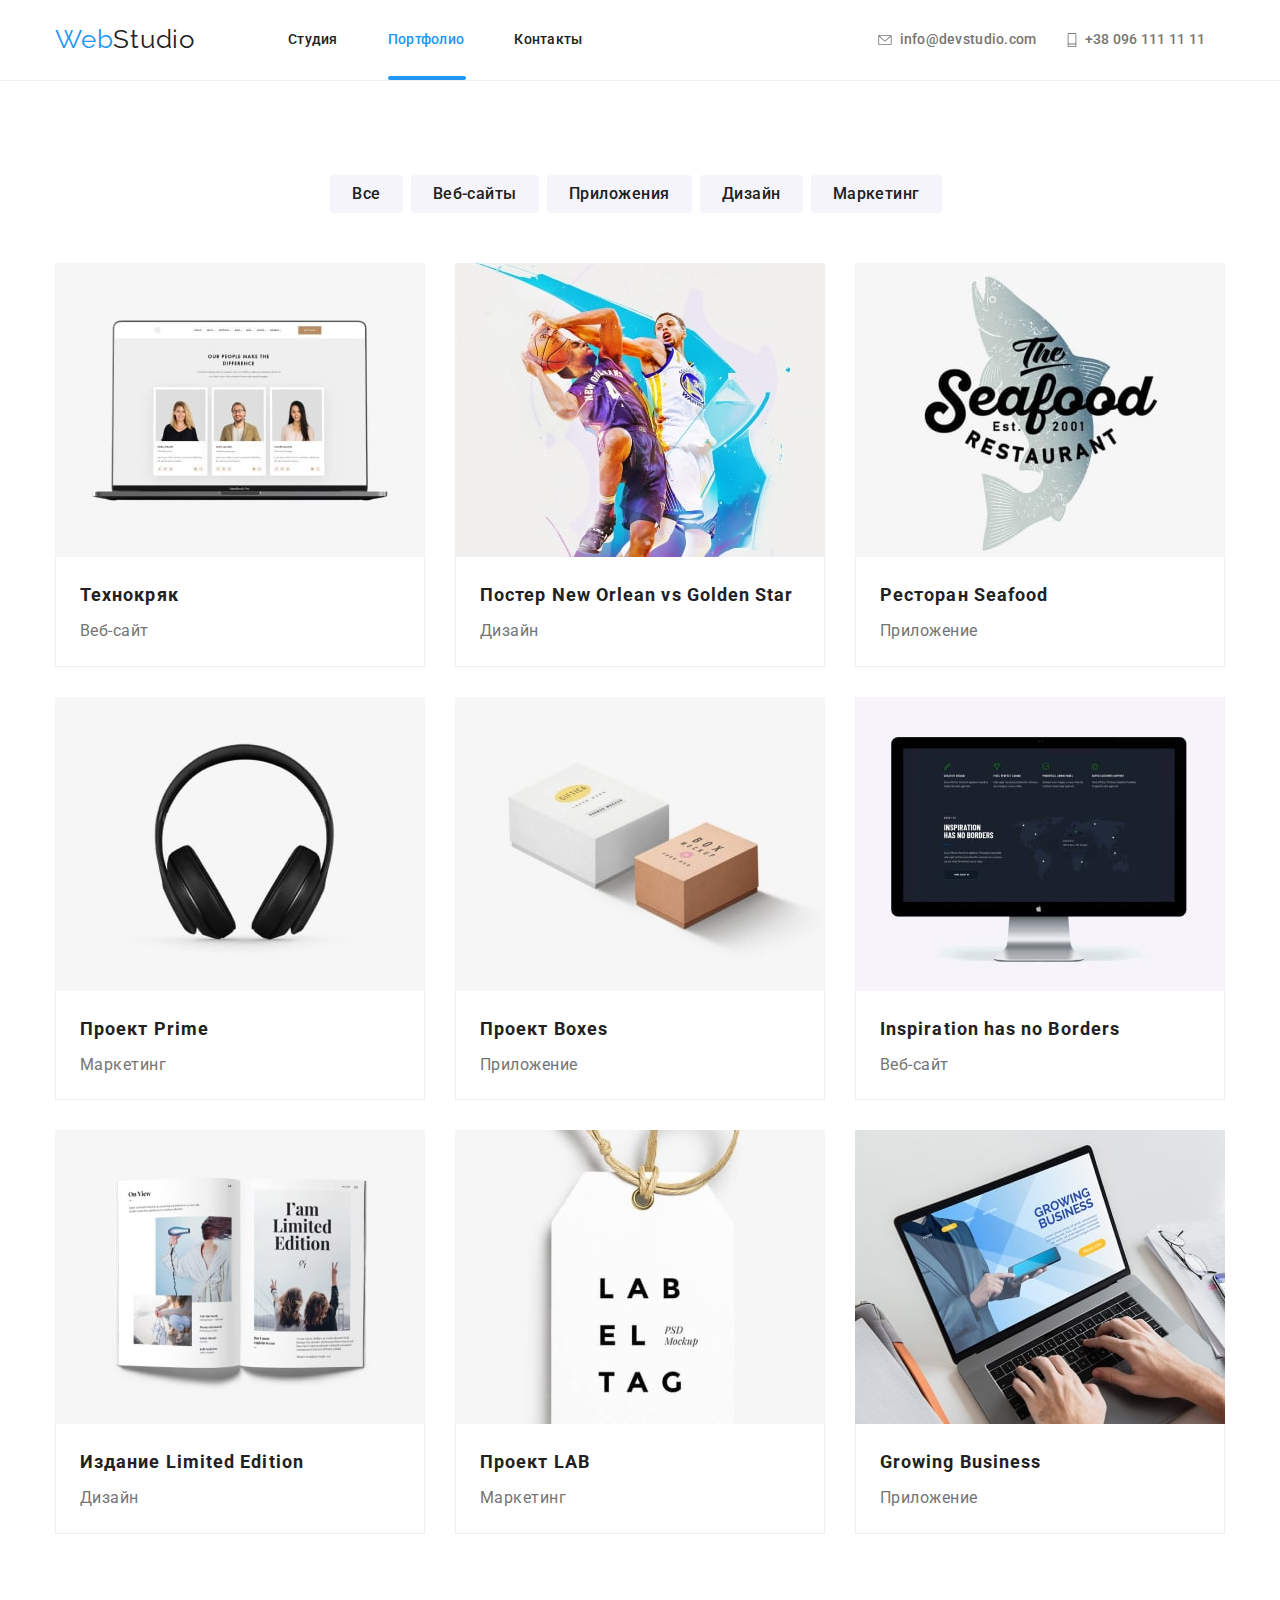
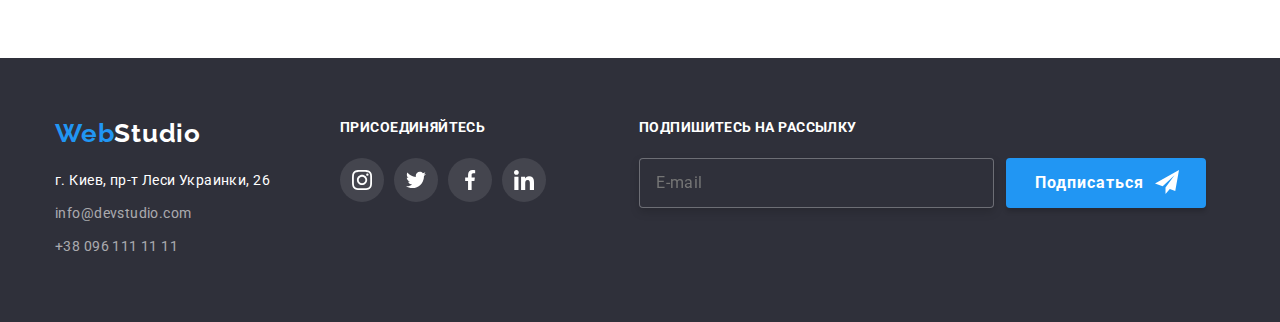
<file: portfolio.html>
<!DOCTYPE html>
<html lang="ru">
<head>
    <meta charset="UTF-8">
    <meta http-equiv="X-UA-Compatible" content="IE=edge">
    <meta name="viewport" content="width=device-width, initial-scale=1.0">
    <title>WebStudio</title>
    <link href="https://fonts.googleapis.com/css2?family=Raleway:wght@700&family=Roboto:wght@400;500;700&display=swap"
    rel="stylesheet">
    <link rel="stylesheet" href="https://cdnjs.cloudflare.com/ajax/libs/modern-normalize/1.0.0/modern-normalize.min.css" />
    <link rel="stylesheet" href="./css/main.min.css" />
</head>
<body>
    <header class="header">
        <div class="container header__container">
            <div class="header-menu">
                <a href="./index.html" class="logo header__logo link"><span class=" header__logo--web">Web</span>Studio</a>
                <button type="button" class="menu-button " data-menu-button aria-expanded="false"
                    aria-controls="menu-container">
                    <svg width="40" height="40" aria-label="Переключатель мобильного меню">
                        <use class="icon-menu" href="./images/icons.svg#icon-menu"></use>
                        <use class="icon-close" href="./images/icons.svg#icon-close"></use>
                    </svg>
            </div>
            </button>
            <div class="menu-container" id="menu-container" data-menu>
                <div class="mob-menu-top">
                    <nav>
                        <ul class="site-nav list">
                            <li class="site-nav__list item">
                                <a href="./index.html" class="site-nav__stydio  link nav">Студия</a>
                            </li>
                            <li class=" site-nav__list item">
                                <a href="./portfolio.html" class="site-nav__portfolio current link nav">Портфолио</a>
                            </li>
                            <li class="site-nav__list item">
                                <a href="" class="site-nav__contacts link nav">Контакты</a>
                            </li>
                        </ul>
                    </nav>
                </div>
                <div class="mob-menu-bottm">
                    <ul class="auth-nav list">
                        <li class=" auth-nav__list item">
                            <a href="mailto:info@devstudio.com" class="auth-nav__mail link nav">
                                <svg class="auth-nav__mail-icon">
                                    <use href="./images/icons.svg#icon-envelope"></use>
                                </svg>
                                info@devstudio.com
                            </a>
                        </li>
                        <li class="auth-nav__list item">
                            <a href="tel:+380961111111" class=" auth-nav__tel link nav">
                                <svg class="auth-nav__tel-icon">
                                    <use href="./images/icons.svg#icon-vector"></use>
                                </svg>
                                +38 096 111 11 11
                            </a>
                        </li>
                    </ul>
                    <ul class="social-net-list list">
                        <li class="item"><a href="#" class="social-net link">Instagram</a></li>
                        <li class="item"><a href="#" class="social-net link">Twitter</a></li>
                        <li class="item"><a href="#" class="social-net link">Facebook</a></li>
                        <li class="item"><a href="#" class="social-net link">LinkedIn</a></li>
                    </ul>
                </div>
            </div>
        </div>
    </header>
    <main>
        <section class="portfolio">
            <h1 class="visually-hidden">Проекты</h1>
            <div class="container filter-container">
                <ul class="filter list">
                    <li class=" filter__list item"><button type="button" class="filter__button">Все</button></li>
                    <li class=" filter__list item"><button type="button" class="filter__button">Веб-сайты</button></li>
                    <li class=" filter__list item"><button type="button" class="filter__button">Приложения</button></li>
                    <li class=" filter__list item"><button type="button" class="filter__button">Дизайн</button></li>
                    <li class=" filter__list item"><button type="button" class="filter__button">Маркетинг</button></li>
                </ul>
            </div>
            <div class="container portfolio-conteiner">
                <ul class="list portfolio-list">
                    <li class="item portfolio-list__card">
                        <div class="portfolio-list__overlay">
                        <img class="portfolio-list__img" src="./images/crak.jpg" alt="Ноутбук с фотографией Веб-сайта" width="370">
                        <div class="portfolio-list__overlay-card">
                            <p>Технокряк это современная площадка распространения коронавируса. Компании используют эту платформу для цифрового
                                шпионажа и атак на защищённые сервера конкурентов.</p>
                        </div>
                        </div>
                        <div class="portfolio-list__description web">
                            <h2 class="portfolio-list__projeck">Технокряк</h2>
                            <p class="portfolio-list__projeck-title">Веб-сайт</p>
                        </div>
                    </li>
                    <li class="item portfolio-list__card">
                        <div class="portfolio-list__overlay">
                        <img class="portfolio-list__img" src="./images/poster.jpg" alt="Постер New Orlean vs Golden Star" width="370">
                        <div class="portfolio-list__overlay-card">
                            <p>Технокряк это современная площадка распространения коронавируса. Компании используют эту платформу для цифрового
                                шпионажа и атак на защищённые сервера конкурентов.</p>
                        </div>
                        </div>
                        <div class="portfolio-list__description">
                            <h2 class="portfolio-list__projeck">Постер New Orlean vs Golden Star</h2>
                            <p class="portfolio-list__projeck-title">Дизайн</p>
                        </div>
                    </li>
                    <li class="item portfolio-list__card">
                        <div class="portfolio-list__overlay">
                        <img class="portfolio-list__img" src="./images/seafood.jpg" alt=" Название ресторана seafood" width="370">
                        <div class="portfolio-list__overlay-card">
                            <p>Технокряк это современная площадка распространения коронавируса. Компании используют эту платформу для цифрового
                                шпионажа и атак на защищённые сервера конкурентов.</p>
                        </div>
                        </div>
                        <div class="portfolio-list__description">
                            <h2 class="portfolio-list__projeck">Ресторан Seafood</h2>
                            <p class="portfolio-list__projeck-title">Приложение</p>
                        </div>                 
                    </li>
                    <li class="item portfolio-list__card">
                        <div class="portfolio-list__overlay">
                        <img class="portfolio-list__img" src="./images/prime.jpg" alt="Гарнитура" width="370">
                        <div class="portfolio-list__overlay-card">
                            <p>Технокряк это современная площадка распространения коронавируса. Компании используют эту платформу для цифрового
                                шпионажа и атак на защищённые сервера конкурентов.</p>
                        </div>
                        </div>
                        <div class="portfolio-list__description">
                            <h2 class="portfolio-list__projeck">Проект Prime</h2>
                            <p class="portfolio-list__projeck-title">Маркетинг</p>
                        </div>
                    </li>
                    <li class="item portfolio-list__card">
                        <div class="portfolio-list__overlay">
                        <img class="portfolio-list__img" src="./images/box.jpg" alt="Две коробки" width="370">
                        <div class="portfolio-list__overlay-card">
                            <p>Технокряк это современная площадка распространения коронавируса. Компании используют эту платформу для цифрового
                                шпионажа и атак на защищённые сервера конкурентов.</p>
                        </div>
                        </div>
                        <div class="portfolio-list__description">
                            <h2 class="portfolio-list__projeck">Проект Boxes</h2>
                            <p class="portfolio-list__projeck-title">Приложение</p>
                        </div>
                    </li>
                    <li class="item portfolio-list__card">
                        <div class="portfolio-list__overlay">
                        <img class="portfolio-list__img"g src="./images/borders.jpg" alt="Монитор с фотографией Веб-сайта" width="370">
                        <div class="portfolio-list__overlay-card">
                            <p>Технокряк это современная площадка распространения коронавируса. Компании используют эту платформу для цифрового
                                шпионажа и атак на защищённые сервера конкурентов.</p>
                        </div>
                        </div>
                        <div class="portfolio-list__description">
                            <h2 class="portfolio-list__projeck">Inspiration has no Borders</h2>
                            <p class="portfolio-list__projeck-title">Веб-сайт</p>
                        </div>
                    </li>
                    <li class="item portfolio-list__card">
                        <div class="portfolio-list__overlay">
                        <img class="portfolio-list__img" src="./images/edition.jpg" alt="Откытый журнал" width="370">
                        <div class="portfolio-list__overlay-card">
                            <p>Технокряк это современная площадка распространения коронавируса. Компании используют эту платформу для цифрового
                                шпионажа и атак на защищённые сервера конкурентов.</p>
                        </div>
                        </div>
                        <div class="portfolio-list__description">
                            <h2 class="portfolio-list__projeck">Издание Limited Edition</h2>
                            <p class="portfolio-list__projeck-title">Дизайн</p>
                        </div>
                    </li>
                    <li class="item portfolio-list__card">
                        <div class="portfolio-list__overlay">
                        <img class="portfolio-list__img" src="./images/lab.jpg" alt="Бирка LAB EL TAG">
                        <div class="portfolio-list__overlay-card">
                            <p>Технокряк это современная площадка распространения коронавируса. Компании используют эту платформу для цифрового
                                шпионажа и атак на защищённые сервера конкурентов.</p>
                        </div>
                        </div>
                        <div class="portfolio-list__description">
                            <h2 class="portfolio-list__projeck">Проект LAB</h2>
                            <p class="portfolio-list__projeck-title">Маркетинг</p>
                        </div>
                    </li>
                    <li class="item portfolio-list__card">
                        <div class="portfolio-list__overlay">
                        <img class="portfolio-list__img" src="./images/growing.jpg" alt="Ноутбук с фотографией Веб-сайта" width="370">
                        <div class="portfolio-list__overlay-card">
                            <p>Технокряк это современная площадка распространения коронавируса. Компании используют эту платформу для цифрового
                                шпионажа и атак на защищённые сервера конкурентов.</p>
                        </div>
                        </div>
                        <div class="portfolio-list__description">
                            <h2 class="portfolio-list__projeck">Growing Business</h2>
                            <p class="portfolio-list__projeck-title">Приложение</p>
                        </div>
                    </li>
            </ul>
            </div>
        </section>
    </main>
        <footer class="footer">
            <div class="container footer__container">
                <div class="logo-invite-wrap">
                    <div class="logo-wrap">
                        <a href="./index.html" class="logo footer__logo link"><span
                                class="footer__logo--web">Web</span>Studio</a>
                        <address class="address">
                            <ul class="address-list list">
                                <li class="item address-list__item"><a href="" class="address-list__factual-link link">г. Киев,
                                        пр-т Леси Украинки, 26</a></li>
                                <li class="item address-list__item"><a href="mailto:info@devstudio.com"
                                        class="address-list__link link">info@devstudio.com</a></li>
                                <li class="item address-list__item"><a href="tel:+380961111111"
                                        class="address-list__link link">+38 096 111 11 11</a></li>
                            </ul>
                        </address>
                    </div>
                    <div class="invite">
                        <p class="invite__title">присоединяйтесь</p>
                        <ul class="invite-social list">
                            <li class="invite-social__item item">
                                <a href="#" class="invite-social__link link">
                                    <svg class="invite-social__icon" width="20" height="20">
                                        <use href="./images/icons.svg#icon-instagram"></use>
                                    </svg>
                                </a>
                            </li>
                            <li class="invite-social__item item">
                                <a href="#" class="invite-social__link link">
                                    <svg class="invite-social__icon" width="20" height="20">
                                        <use href="./images/icons.svg#icon-twitter"></use>
                                    </svg>
                                </a>
                            </li>
                            <li class="invite-social__item item">
                                <a href="#" class="invite-social__link link">
                                    <svg class="invite-social__icon" width="20" height="20">
                                        <use href="./images/icons.svg#icon-facebook"></use>
                                    </svg>
                                </a>
                            </li>
                            <li class="invite-social__item item">
                                <a href="#" class="invite-social__link link">
                                    <svg class="invite-social__icon" width="20" height="20">
                                        <use href="./images/icons.svg#icon-linkedin"></use>
                                    </svg>
                                </a>
                            </li>
                        </ul>
                    </div>
                </div>
                <div class="subscribe">
                    <p class="subscribe__title">Подпишитесь на рассылку</p>
                    <form action="#" class="subscribe-form">
                        <input placeholder="E-mail" class="subscribe-form__input" type="email" name="email" />
                        <button class="subscribe-form__button" type="submit">
                            Подписаться
                            <svg class="subscribe-form__icon-send" width="24" height="24">
                                <use href="./images/icons.svg#icon-send"></use>
                            </svg>
                        </button>
                    </form>
                </div>
            </div>
        </footer>
        <script src="./js/menu.js"></script>
</body>
</html>
</file>
<file: css/main.min.css>
:root{--primary-text-color: rgba(33, 33, 33, 1);--title-text-color: rgba(117, 117, 117, 1);--accent-color: #2196f3;--wite-color: rgba(255, 255, 255, 1);--wite-adres-color: rgba(255, 255, 255, 0.6);--background-features-work-color: #e5e5e5;--background-team-color: #f5f4fa;--background-hero-footer-color: rgba(47, 48, 58, 1);--background-buttons-color: rgba(245, 244, 250, 1)}p,h1,h2,h3,h4,h5,h6{margin:0}ul,ol{margin:0;padding:0}button{cursor:pointer}img{display:block;width:100%}body{color:var(--primary-text-color);font-family:"Roboto", sans-serif}.list{list-style:none}.link{text-decoration:none}.visually-hidden{position:absolute;white-space:nowrap;width:1px;height:1px;overflow:hidden;border:0;padding:0;clip:rect(0 0 0 0);clip-path:inset(50%);margin:-1px}.container{margin-left:auto;margin-right:auto;padding-left:15px;padding-right:15px}@media screen and (min-width: 480px){.container{width:480px}}@media screen and (min-width: 768px){.container{width:768px}}@media screen and (min-width: 1200px){.container{width:1200px}}.header{margin:0 auto;background-color:var(--wite-color);border-bottom:1px solid #ececec;position:relative;padding-top:16px;padding-bottom:16px}@media screen and (min-width: 768px){.header{padding-top:21px;padding-bottom:21px}}@media screen and (min-width: 1200px){.header{padding-top:24px;padding-bottom:25px}}.header__logo{color:var(--primary-text-color);font-family:"Raleway", sans-serif;font-size:24px;line-height:1.2;text-align:left;vertical-align:Top;letter-spacing:0.03em;transition-property:color;transition-duration:250ms;transition-timing-function:cubic-bezier(0.4, 0, 0.2, 1)}.header__logo:focus,.header__logo:hover{color:var(--accent-color)}@media screen and (min-width: 768px){.header__logo{margin-right:88px;font-size:24px}}@media screen and (min-width: 1200px){.header__logo{margin-right:93px;font-size:26px}}.header__logo--web{color:var(--accent-color)}.header a{color:var(--primary-text-color)}@media screen and (max-width: 767px){.header-menu{display:flex;align-items:center}}.menu-button{display:flex;flex-grow:1;justify-content:flex-end;margin:0;padding:0;border:none;background-color:transparent;z-index:3}@media screen and (min-width: 768px){.menu-button{display:none}}.menu-button .icon-close{display:none}.menu-button.is-open .icon-close{display:block}.menu-button.is-open .icon-menu{display:none}.menu-button.is-fixed{position:fixed;top:10px;right:30px}@media screen and (max-width: 767px){.menu-container{display:flex;flex-direction:column;height:100%;justify-content:space-between}}.menu-container.is-open{display:block}@media screen and (max-width: 767px){.menu-container.is-open{display:flex;flex-direction:column;height:100%;justify-content:space-between}}@media screen and (max-width: 767px){.menu-container{display:none;background-color:white;top:0;right:0;width:100vw;height:100vh;position:fixed;z-index:2}}@media screen and (min-width: 768px){.menu-container{display:flex;flex-grow:1;align-items:center}}@media screen and (max-width: 767px){.site-nav{flex-wrap:wrap;margin-bottom:-35px;position:absolute;top:48px}}@media screen and (max-width: 767px){.site-nav__list{padding-left:40px;padding-right:248px;margin-bottom:35px;font-weight:500;font-size:40px;line-height:1.17;letter-spacing:0.02em}}@media screen and (min-width: 768px){.header__container{display:flex;align-items:center}}@media screen and (min-width: 1200px){.header__container{display:flex}}@media screen and (min-width: 768px){.site-nav{display:flex;align-items:center}.site-nav .item+.item{margin-left:50px}.site-nav a{color:var(--primary-text-color);font-weight:500;font-size:14px;line-height:1.5;letter-spacing:0.02em}}.auth-nav a{color:var(--title-text-color);font-weight:500;letter-spacing:0.02em}@media screen and (max-width: 768px){.auth-nav{display:flex;flex-wrap:wrap-reverse}}@media screen and (min-width: 768px){.auth-nav{display:block;margin-left:80px;font-size:12px;line-height:1.16}}@media screen and (min-width: 1200px){.auth-nav{display:flex;align-items:center;justify-content:flex-start;margin-left:295px;font-size:14px;line-height:1.5}}@media screen and (min-width: 1200px){.auth-nav .item+.item{margin-left:30px}}@media screen and (max-width: 768px){.site-nav__stydio.current{color:var(--accent-color)}}@media screen and (min-width: 768px){.site-nav__stydio.current{color:var(--accent-color)}.site-nav__stydio.current::after{content:"";width:48px;height:4px;background-size:contain;background:#2196f3;border-radius:2px;display:block;position:absolute;top:76px}}@media screen and (max-width: 768px){.site-nav__portfolio.current{color:var(--accent-color)}}@media screen and (min-width: 768px){.site-nav__portfolio.current{color:var(--accent-color)}.site-nav__portfolio.current::after{content:"";width:78px;height:4px;background-size:contain;background:#2196f3;border-radius:2px;display:block;position:absolute;top:76px}}.nav{transition-property:color, fill;transition-duration:250ms;transition-timing-function:cubic-bezier(0.4, 0, 0.2, 1)}.nav:hover,.nav:focus{color:var(--accent-color);fill:var(--accent-color)}@media screen and (min-width: 768px){.auth-nav__mail{display:flex;align-items:center;fill:var(--title-text-color)}}@media screen and (max-width: 1199px){.auth-nav__mail{margin-bottom:10px}}.auth-nav__mail-icon{width:16px;height:12px;margin-right:10px}@media screen and (min-width: 768px){.auth-nav__mail-icon{width:14px;height:10px;margin-right:8px}}@media screen and (max-width: 768px){.auth-nav__tel{font-weight:500;font-size:34px;line-height:1.17;letter-spacing:0.02em;color:#2196f3}}@media screen and (min-width: 768px){.auth-nav__tel{display:flex;align-items:center;fill:var(--title-text-color)}}.auth-nav__tel-icon{width:10px;height:16px;margin-right:10px}@media screen and (min-width: 768px){.auth-nav__tel-icon{width:10px;height:14px;margin-right:8px}}@media screen and (max-width: 767px){.auth-nav__list{display:flex;flex-wrap:wrap-reverse;font-weight:500;font-size:34px;line-height:1.17;letter-spacing:0.02em;padding-left:40px}}@media screen and (max-width: 767px){.auth-nav__mail{margin-top:32px;margin-bottom:32px}}@media screen and (max-width: 767px){.auth-nav__tel-icon,.auth-nav__mail-icon{display:none}}@media screen and (max-width: 767px){.social-net-list{display:flex;padding-top:64px;padding-left:40px;padding-bottom:48px;font-weight:500;font-size:18px;line-height:1.2;letter-spacing:0.02em}}@media screen and (max-width: 767px){.social-item:not(:last-child)::after{content:" ";border:1px solid rgba(33,33,33,0.2);transform:rotate(90deg)}}@media screen and (max-width: 767px){.social-item:not(:first-child){margin-left:10px}}@media screen and (max-width: 767px){.social-net-list a{margin-right:10px;color:#2196f3}}@media screen and (min-width: 768px){.social-net-list{display:none}}.hero{padding-top:118px;padding-bottom:118px;background-color:chocolate;background-image:linear-gradient(rgba(47,48,58,0.4), rgba(47,48,58,0.4)),url(../images/index-images/bg-mobile.jpg);background-repeat:no-repeat;background-position:center;background-size:cover;flex-grow:1}@media (min-device-pixel-ratio: 2), (min-resolution: 192dpi), (min-resolution: 2dppx){.hero{background-image:linear-gradient(rgba(47,48,58,0.4), rgba(47,48,58,0.4)),url(../images/index-images/bg-mobile@2x.jpg)}}@media screen and (min-width: 768px){.hero{background-image:linear-gradient(rgba(47,48,58,0.4), rgba(47,48,58,0.4)),url(../images/index-images/bg-tablet.jpg)}}@media screen and (min-width: 768px) and (min-device-pixel-ratio: 2), screen and (min-width: 768px) and (min-resolution: 192dpi), screen and (min-width: 768px) and (min-resolution: 2dppx){.hero{background-image:linear-gradient(rgba(47,48,58,0.4), rgba(47,48,58,0.4)),url(../images/index-images/bg-tablet@2x.jpg)}}@media screen and (min-width: 1200px){.hero{background-image:linear-gradient(rgba(47,48,58,0.4), rgba(47,48,58,0.4)),url(../images/index-images/bg-desktop.jpg)}}@media screen and (min-width: 1200px) and (min-device-pixel-ratio: 2), screen and (min-width: 1200px) and (min-resolution: 192dpi), screen and (min-width: 1200px) and (min-resolution: 2dppx){.hero{background-image:linear-gradient(rgba(47,48,58,0.4), rgba(47,48,58,0.4)),url(../images/index-images/bg-desktop@2x.jpg)}}@media screen and (min-width: 1200px){.hero{padding-top:200px;padding-bottom:200px}}.hero__title{color:var(--wite-color);font-weight:900;letter-spacing:0.06em;text-transform:uppercase;text-align:center;margin-right:auto;margin-left:auto;margin-bottom:30px}@media screen and (min-width: 480px){.hero__title{font-size:26px;line-height:1.6}}@media screen and (min-width: 768px){.hero__title{font-size:26px;line-height:1.6}}@media screen and (min-width: 1200px){.hero__title{font-size:44px;line-height:1.36}}.hero__button{background-color:var(--accent-color);color:var(--wite-color);cursor:pointer;box-shadow:0px 4px 4px rgba(0,0,0,0.15);border:0;border-radius:4px;font-family:inherit;font-weight:700;font-size:16px;line-height:1.8;letter-spacing:0.06em;display:block;align-items:center;margin-right:auto;margin-left:auto;width:200px;height:50px;transition-property:color;transition-duration:250ms;transition-timing-function:cubic-bezier(0.4, 0, 0.2, 1)}.hero__button:hover,.hero__button:focus{color:var(--primary-text-color)}.features{padding-top:60px;padding-bottom:60px}@media screen and (min-width: 1200px){.features{padding-top:93px;padding-bottom:93px}}@media screen and (min-width: 768px){.features-list{display:flex;flex-wrap:wrap;margin-right:-15px;margin-bottom:-30px}}@media screen and (max-width: 767px){.features-list{margin-bottom:-30px}}@media screen and (min-width: 480px){.features-list__description{margin-bottom:30px}}@media screen and (min-width: 768px){.features-list__description{width:calc((100% - 4 * 15px) / 2);margin-right:30px}}@media screen and (min-width: 1200px){.features-list__description{width:calc((100% - 4 * 30px) / 4)}}.features-list__wrap{display:flex;align-items:center;justify-content:center;background:#f5f4fa;border-radius:4px;margin-bottom:30px}@media screen and (min-width: 480px){.features-list__wrap{padding:25px 191px}}@media screen and (min-width: 768px){.features-list__wrap{padding:25px 144px}}@media screen and (min-width: 768px){.features-list__wrap{padding:25px 102px}}.features-list__item{color:var(--primary-text-color);margin-top:0px;margin-bottom:10px;font-weight:700;font-size:14px;line-height:1.14;letter-spacing:0.03em;text-transform:uppercase}@media screen and (max-width: 768px){.features-list__item{text-align:center}}.features-list__title{color:var(--title-text-color);font-weight:400;font-size:14px;line-height:1.7;letter-spacing:0.03em}.work{padding-bottom:94px}@media screen and (max-width: 1199px){.work{display:none}}.work-list{display:flex;padding-left:0;justify-content:center}.work-list .item+.item{margin-left:30px}.work__title{color:var(--primary-text-color);margin-top:0px;margin-bottom:50px;font-weight:700;font-size:36px;line-height:1.16;text-align:center;letter-spacing:0.03em}.work-list__wrap{position:relative}.work-list__img{display:block;max-width:100%;width:100%}.work-list__title{font-weight:700;font-size:14px;line-height:1.14;letter-spacing:0.03em;text-transform:uppercase;color:var(--wite-color);background:rgba(47,48,58,0.8);display:flex;align-items:center;justify-content:center;width:370px;height:70px;position:absolute;bottom:0}.tiam{background-color:var(--background-team-color);padding-top:60px;padding-bottom:60px}@media screen and (min-width: 1200px){.tiam{padding-top:94px;padding-bottom:94px}}.tiam__title{color:var(--primary-text-color);margin-top:0px;margin-bottom:30px;font-weight:700;font-size:28px;line-height:1.16;text-align:center;letter-spacing:0.03em}@media screen and (min-width: 1200px){.tiam__title{font-size:36px;margin-bottom:50px}}@media screen and (min-width: 768px){.tiam-list{display:flex;flex-wrap:wrap;margin-right:-15px;margin-bottom:-30px}}@media screen and (min-width: 1200px){.tiam-list{margin-right:-15px}}.tiam-list__card{background:#ffffff;box-shadow:0px 1px 3px rgba(0,0,0,0.12),0px 1px 1px rgba(0,0,0,0.14),0px 2px 1px rgba(0,0,0,0.2);border-radius:0px 0px 4px 4px}@media screen and (max-width: 767px){.tiam-list__card:not(:last-child){margin-bottom:30px}}@media screen and (min-width: 768px){.tiam-list__card{width:calc((100% - 2 * 30px) / 2);margin-right:30px;margin-bottom:30px}}@media screen and (min-width: 1200px){.tiam-list__card{width:calc((100% - 4 * 30px) / 4);margin-right:30px}}.tiam-list__wrap{padding-top:30px;padding-bottom:30px}.tiam-list__name{color:var(--primary-text-color);margin-bottom:10px;margin-top:0px;text-align:center;font-weight:500;font-size:16px;line-height:1.18;letter-spacing:0.03em}.tiam-list__title{color:var(--title-text-color);margin-top:0;margin-bottom:0;text-align:center;font-size:16px;line-height:1.18;letter-spacing:0.03em;margin-bottom:16px}.tiam-social-list{display:flex;justify-content:center}.tiam-social-list__item{width:44px;height:44px}.tiam-social-list__item+.tiam-social-list__item{margin-left:10px}.tiam-social-list__link{width:100%;height:100%;border-radius:50%;display:flex;align-items:center;justify-content:center;fill:#afb1b8;transition-property:background-color, fill;transition-duration:250ms;transition-timing-function:cubic-bezier(0.4, 0, 0.2, 1)}.tiam-social-list__link:hover,.tiam-social-list__link:focus{background-color:var(--accent-color);fill:var(--wite-color)}.customers{padding-top:60px;padding-bottom:60px}@media screen and (min-width: 1200px){.customers{padding-top:94px;padding-bottom:94px}}.customers__title{font-weight:700;font-size:28px;line-height:1.17;text-align:center;letter-spacing:0.03em;margin-bottom:30px}@media screen and (min-width: 1200px){.customers__title{font-size:36px;margin-bottom:50px}}.customers-list{display:flex;flex-wrap:wrap;margin-right:-15px;margin-bottom:-30px}.customers-list__logo{border:1px solid #afb1b8;border-radius:4px;display:flex;justify-content:center;align-items:center;fill:#afb1b8;transition-property:border, fill;transition-duration:250ms;transition-timing-function:cubic-bezier(0.4, 0, 0.2, 1);width:calc((100% - 2 * 30px) / 2);margin-right:30px;margin-bottom:30px;padding:16px 52px}.customers-list__logo:hover,.customers-list__logo:focus{border:1px solid var(--accent-color);fill:var(--accent-color)}@media screen and (min-width: 768px){.customers-list__logo{width:calc((100% - 3 * 30px) / 3)}}@media screen and (min-width: 1200px){.customers-list__logo{width:calc((100% - 6 * 30px) / 6);margin-bottom:0px}}.customers-list__link{display:block}.footer{background-color:var(--background-hero-footer-color);padding-top:60px;padding-bottom:60px}@media screen and (min-width: 768px){.logo-invite-wrap{display:flex;justify-content:space-around}}.logo-wrap{display:block;text-align:center;margin-bottom:60px}@media screen and (min-width: 1200px){.logo-wrap{display:block;text-align:left;margin-bottom:0px}}.footer__logo{display:block;color:var(--wite-color);margin-bottom:20px;font-family:Raleway;font-weight:700;font-size:26px;line-height:1.2;letter-spacing:0.03em;transition-property:color;transition-duration:250ms;transition-timing-function:cubic-bezier(0.4, 0, 0.2, 1)}.footer__logo:focus,.footer__logo:hover{color:var(--accent-color)}@media screen and (max-width: 1200px){.footer__logo{font-size:24px;line-height:1.17}}@media screen and (max-width: 768px){.footer__logo{font-size:24px;line-height:1.17}}.footer__logo--web{color:var(--accent-color)}.address-list__link{color:var(--wite-adres-color);font-style:normal;font-weight:400;font-size:14px;line-height:1.7;letter-spacing:0.03em;transition-property:color;transition-duration:250ms;transition-timing-function:cubic-bezier(0.4, 0, 0.2, 1)}.address-list__link:hover,.address-list__link:focus{color:var(--accent-color)}.address-list__factual-link{color:var(--wite-color);font-style:normal;font-weight:400;font-size:14px;line-height:1.7;letter-spacing:0.03em;transition-property:color;transition-duration:250ms;transition-timing-function:cubic-bezier(0.4, 0, 0.2, 1)}.address-list__factual-link:hover,.address-list__factual-link:focus{color:var(--accent-color)}.address-list__item:not(:last-child){margin-bottom:9px}@media screen and (min-width: 1200px){.footer__container{display:flex}}.invite__title{font-weight:700;font-size:14px;line-height:1.4;letter-spacing:0.03em;text-transform:uppercase;display:block;margin-bottom:20px;color:#ffffff}@media screen and (min-width: 1200px){.invite__title{text-align:left}}.invite{display:block;text-align:center;margin-bottom:60px}@media screen and (min-width: 1200px){.invite{margin-left:70px}}@media screen and (min-width: 1200px){.invite{margin-left:70px}}.invite-social{display:flex;justify-content:center}.invite-social .item+.item{margin-left:10px}.invite-social__item{width:44px;height:44px}.invite-social__item+.invite-social__item{margin-left:10px}.invite-social__link{width:100%;height:100%;background-color:rgba(255,255,255,0.1);border-radius:50%;display:flex;align-items:center;justify-content:center;fill:var(--wite-color);transition-property:background-color;transition-duration:250ms;transition-timing-function:cubic-bezier(0.4, 0, 0.2, 1)}.invite-social__link:hover,.invite-social__link:focus{background-color:var(--accent-color)}@media screen and (min-width: 1200px){.subscribe{margin-left:93px}}.subscribe__title{text-align:center;font-weight:700;font-size:14px;line-height:1.4;letter-spacing:0.03em;text-transform:uppercase;display:block;margin-bottom:20px;color:var(--wite-color)}@media screen and (min-width: 1200px){.subscribe__title{text-align:left}}.subscribe-form__button{width:200px;height:50px;border:0;background:#2196f3;color:var(--wite-color);font-family:inherit;font-weight:700;font-size:16px;line-height:1.87;letter-spacing:0.06em;cursor:pointer;box-shadow:0px 4px 4px rgba(0,0,0,0.15);border-radius:4px;margin-left:12px;padding:10px 62px 10px 29px;transition-property:color;transition-duration:250ms;transition-timing-function:cubic-bezier(0.4, 0, 0.2, 1);display:block;margin:0 auto;margin-top:30px;position:relative}@media screen and (min-width: 1200px){.subscribe-form__button{margin-top:0px;margin-left:12px}}.subscribe-button{position:absolute}.subscribe-form__icon-send{position:absolute;bottom:14px;right:27px}@media screen and (min-width: 1200px){.subscribe-form{display:flex}}.subscribe-form__input{height:50px;border:1px solid rgba(255,255,255,0.3);filter:drop-shadow(0px 4px 4px rgba(0,0,0,0.15));border-radius:4px;background:#2f303a;padding:15px 16px;font-size:16px;line-height:1.25;letter-spacing:0.03em;color:var(--wite-color);width:100%}@media screen and (min-width: 768px){.subscribe-form__input{display:block;width:450px;margin:0 auto}}@media screen and (min-width: 1200px){.subscribe-form__input{width:355px}}.backdrop{position:fixed;top:0;left:0;width:100vw;height:100vh;background-color:rgba(0,0,0,0.2)}.backdrop.is-hidden{opacity:0;pointer-events:none}.modal-order{width:450px;min-height:609px;background-color:var(--wite-color);position:absolute;top:50%;left:50%;transform:translate(-50%, -50%);padding:40px;z-index:10}@media screen and (min-width: 1200px){.modal-order{width:528px;min-height:581px}}.modal-order__title{font-weight:700;font-size:20px;line-height:1.15;text-align:center;letter-spacing:0.03em;display:block;margin-bottom:12px}.modal-button{padding:0;border:none;font:inherit;color:inherit;background-color:transparent;cursor:pointer;position:absolute;top:8px;right:8px}.modal-button-icon{width:30px;height:30px;border:1px solid rgba(33,33,33,0.2);border-radius:50%;transition-property:fill;transition-duration:250ms;transition-timing-function:cubic-bezier(0.4, 0, 0.2, 1)}.modal-button-icon:hover{fill:var(--accent-color)}.modal-subscribe{min-width:528px;min-height:581px;background-color:var(--wite-color);position:absolute;top:50%;left:50%;transform:translate(-50%, -50%)}.modal-form__input{width:370px;height:40px;border:1px solid rgba(33,33,33,0.2);box-sizing:border-box;border-radius:4px;outline:none;appearance:none;padding-left:42px;transition-property:border-color;transition-duration:250ms;transition-timing-function:cubic-bezier(0.4, 0, 0.2, 1)}.modal-form__input:focus,.modal-form__input:hover{border-color:var(--accent-color);fill:var(--accent-color)}@media screen and (min-width: 1200px){.modal-form__input{width:448px}}.modal-form__wrap{position:relative;width:100%;height:40px;margin-bottom:10px}.modal-form__icon{position:absolute;top:50%;left:12px;transform:translateY(-50%);transition-property:fill;transition-duration:250ms;transition-timing-function:cubic-bezier(0.4, 0, 0.2, 1)}.modal-form__label:focus+.modal-form__icon,.modal-form__label:hover+.modal-form__icon{fill:var(--accent-color)}.modal-form__icon:hover{fill:var(--accent-color)}.modal-form__label{font-size:12px;line-height:1.6;letter-spacing:0.01em;margin-bottom:4px;display:block;color:#757575}.modal-textarea{width:370px;height:120px;font-size:14px;padding:12px 16px;resize:none;margin-bottom:20px;box-sizing:border-box;border:1px solid rgba(33,33,33,0.2);border-radius:4px;outline:none}@media screen and (min-width: 1200px){.modal-textarea{width:448px}}.modal-label-checkbox{position:relative;display:flex;justify-content:center;margin-bottom:30px;font-size:12px;line-height:1.71;letter-spacing:0.03em;color:#757575}@media screen and (min-width: 1200px){.modal-label-checkbox{font-size:14px}}.modal-submit-button{background-color:var(--accent-color);color:var(--wite-color);cursor:pointer;box-shadow:0px 4px 4px rgba(0,0,0,0.15);border:0;border-radius:4px;font-family:inherit;font-weight:700;font-size:16px;line-height:1.8;letter-spacing:0.06em;display:block;align-items:center;margin-right:auto;margin-left:auto;width:200px;height:50px}.label-checkbox{position:relative}.icon-square{position:absolute;width:16px;height:15px;top:2px;left:-4px;border:2px solid #212121}.checkbox:checked+.icon-square{background-color:var(--accent-color);border:0}@media screen and (min-width: 1200px){.icon-square{top:3px;left:3px}}.agreement-condition{color:var(--accent-color);margin-left:3px}.portfolio{padding-top:60px;padding-bottom:60px}@media screen and (min-width: 1200px){.portfolio{padding-top:94px;padding-bottom:94px}}@media screen and (min-width: 480px){.filter{display:flex;flex-wrap:wrap;margin-bottom:25px}}@media screen and (min-width: 768px){.filter{margin-bottom:30px}}@media screen and (min-width: 1200px){.filter{margin-bottom:50px}}@media screen and (min-width: 768px){.filter{justify-content:center}}.filter__button{color:var(--primary-text-color);background-color:var(--background-buttons-color);cursor:pointer;margin-top:0px;margin-bottom:0px;padding:6px 22px;border:0;border-radius:4px;font-family:inherit;font-weight:500;font-size:16px;line-height:1.6;text-align:center;letter-spacing:0.03em;transition-property:background-color, color, box-shadow;transition-duration:250ms;transition-timing-function:cubic-bezier(0.4, 0, 0.2, 1)}.filter__button:hover,.filter__button:focus{color:var(--wite-color);background-color:var(--accent-color);box-shadow:0px 3px 1px rgba(0,0,0,0.1),0px 1px 2px rgba(0,0,0,0.08),0px 2px 2px rgba(0,0,0,0.12)}@media screen and (max-width: 767px){.filter__button{margin-right:8px;margin-bottom:15px}}@media screen and (min-width: 768px){.filter__button{margin-right:8px}}@media screen and (min-width: 768px){.portfolio-list{display:flex;flex-wrap:wrap;margin-right:-15px;margin-left:-15px}}@media screen and (min-width: 1200px){.portfolio-list{margin-right:-15px;margin-left:-15px}}.portfolio-list__description{border-right:1px solid #eeeeee;border-bottom:1px solid #eeeeee;border-left:1px solid #eeeeee;padding:20px 24px}@media screen and (min-width: 768px) and (max-width: 1199px){.web{padding-bottom:56px}}.portfolio-list__projeck{color:var(--primary-text-color);margin-top:0px;margin-bottom:4px;font-weight:700;font-size:18px;line-height:2;letter-spacing:0.06em}.portfolio-list__projeck-title{color:var(--title-text-color);margin-top:0;margin-bottom:0;font-size:16px;line-height:1.8;letter-spacing:0.03em}.portfolio-list__card{transition-property:box-shadow;transition-duration:250ms;transition-timing-function:cubic-bezier(0.4, 0, 0.2, 1);margin-bottom:30px}.portfolio-list__card:hover{box-shadow:0px 1px 1px rgba(0,0,0,0.12),0px 4px 4px rgba(0,0,0,0.06),1px 4px 6px rgba(0,0,0,0.16)}@media screen and (min-width: 768px){.portfolio-list__card{width:calc((100% - 4 * 15px) / 2);margin-right:15px;margin-left:15px}}@media screen and (min-width: 1200px){.portfolio-list__card{width:calc((100% - 6 * 15px) / 3);margin-left:auto;margin-right:auto}}.portfolio-list__overlay{position:relative;overflow:hidden}.portfolio-list__overlay-card{position:absolute;bottom:0;left:0;display:block;background-color:rgba(33,150,243,0.9);color:var(--wite-color);font-size:18px;line-height:1.56;letter-spacing:0.03em;transform:translatey(101%);transition:transform 250ms ease}.portfolio-list__card:hover .portfolio-list__overlay-card{transform:translatey(0)}
/*# sourceMappingURL=main.min.css.map */
</file>
